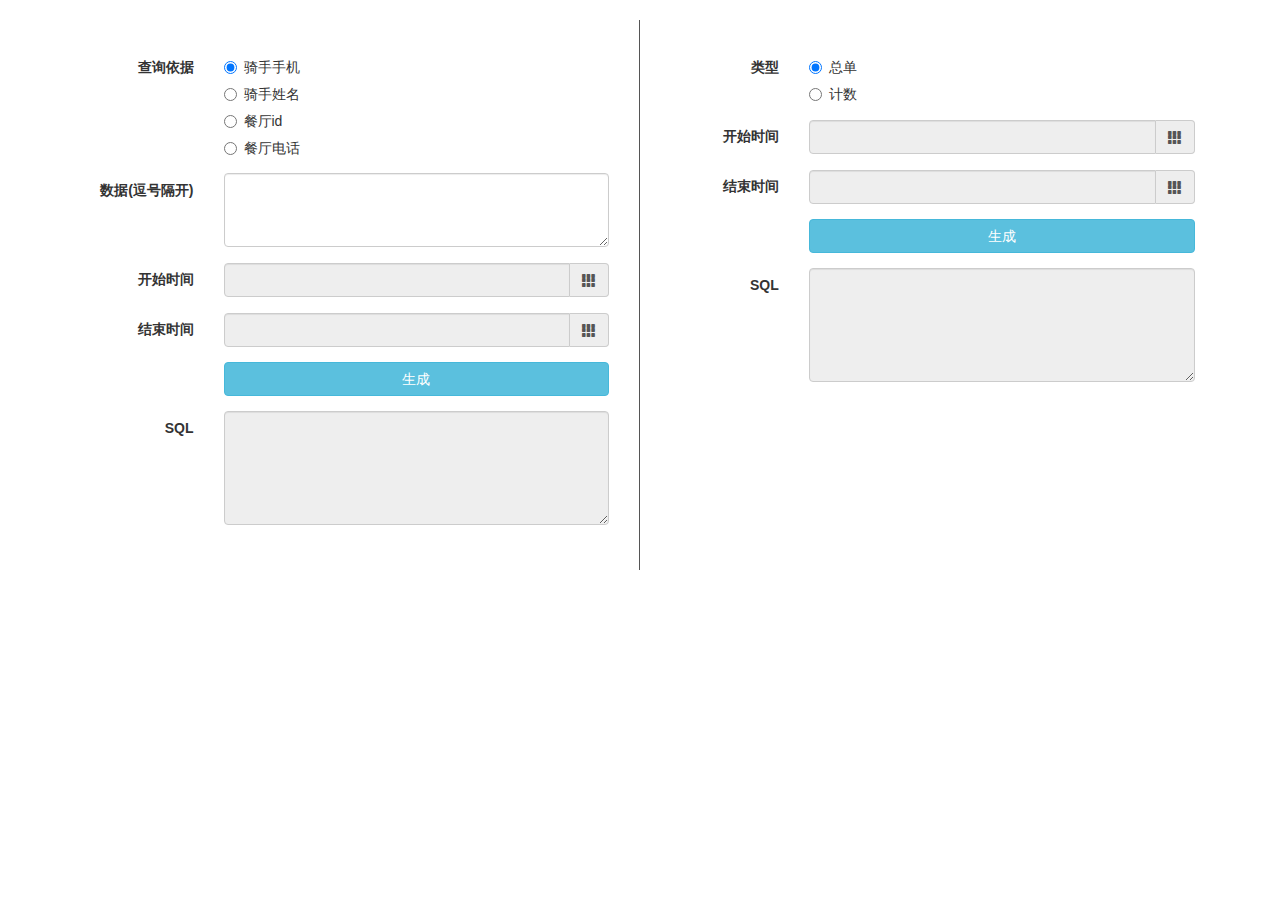
<file: createSQL.html>
<!DOCTYPE html>
<html lang="pt-br">

<head>
    <meta charset="utf-8">
    <title>SQL生成</title>

	<link rel="stylesheet" href="css/bootstrap.min.css">
	<link rel="stylesheet" href="css/bootstrap-datetimepicker.min.css">
</head>

<body>
	<div class="container">
		<div class="row">
			<div class="col-md-6" style="border-right:1px solid #555555; padding:30px; margin:20px 0;">
				<div class="form-horizontal">
					<div class="form-group">
		    			<label class="col-md-3 control-label">查询依据</label>
		    			<div class="col-md-9" id="where">
		    				<div class="radio">
								<label>
									<input type="radio" name="where" value="courier_mobile" checked>
									骑手手机
								</label>
							</div>
							<div class="radio">
								<label>
									<input type="radio" name="where" value="courier_name">
									骑手姓名
								</label>
							</div>
							<div class="radio">
								<label>
									<input type="radio" name="where" value="merchant_id">
									餐厅id
								</label>
							</div>
							<div class="radio">
								<label>
									<input type="radio" name="where" value="merchant_mobile">
									餐厅电话
								</label>
							</div>
		    			</div>
		  			</div>
		  			<div class="form-group">
		  				<label class="col-md-3 control-label">数据(逗号隔开)</label>
		  				<div class="col-md-9">
		  					<textarea id="data" class="form-control" rows="3"></textarea>
		  				</div>
		  			</div>
		  			<div class="form-group">
		  				<label class="col-md-3 control-label">开始时间</label>
		  				<div class="input-group date form_datetime col-md-9 datetimepicker" style="padding:0 15px">
		    				<input class="form-control" size="16" type="text" value="" id="start1" readonly>
		    				<span class="input-group-addon"><span class="glyphicon glyphicon-th"></span></span>
						</div> 
		            </div>
		  			<div class="form-group">
		  				<label class="col-md-3 control-label">结束时间</label>
		  				<div class="input-group date form_datetime col-md-9 datetimepicker" style="padding:0 15px">
		    				<input class="form-control" size="16" type="text" value="" id="end1" readonly>
		    				<span class="input-group-addon"><span class="glyphicon glyphicon-th"></span></span>
						</div> 
		            </div>
		            <div class="form-group">
		  				<div class="col-md-offset-3 col-md-9">
		    				<button class="btn btn-info btn-block" id="create_btn1">生成</button>
						</div> 
		            </div>
		            <div class="form-group">
		  				<label class="col-md-3 control-label">SQL</label>
		  				<div class="col-md-9 ">
		    				<textarea id="result1" class="result form-control" rows="5" readonly></textarea>
						</div> 
		            </div>
		        </div>
	        </div>
	        <div class="col-md-6" style="padding:30px; margin:20px 0;">
	        	<div class="form-horizontal">
	        		<div class="form-group">
		    			<label class="col-md-3 control-label">类型</label>
		    			<div class="col-md-9" id="type">
		    				<div class="radio">
								<label>
									<input type="radio" name="type" value="total" checked>
									总单
								</label>
							</div>
							<div class="radio">
								<label>
									<input type="radio" name="type" value="count">
									计数
								</label>
							</div>
		    			</div>
		  			</div>
					<div class="form-group">
		    			<label class="col-md-3 control-label">开始时间</label>
		    			<div class="input-group date form_datetime col-md-9 datetimepicker" style="padding:0 15px">
		    				<input class="form-control" size="16" type="text" value="" id="start2" readonly>
		    				<span class="input-group-addon"><span class="glyphicon glyphicon-th"></span></span>
						</div> 
		  			</div>
		  			<div class="form-group">
		    			<label class="col-md-3 control-label">结束时间</label>
		    			<div class="input-group date form_datetime col-md-9 datetimepicker" style="padding:0 15px">
		    				<input class="form-control" size="16" type="text" value="" id="end2" readonly>
		    				<span class="input-group-addon"><span class="glyphicon glyphicon-th"></span></span>
						</div> 
		  			</div>
		  			<div class="form-group">
		  				<div class="col-md-offset-3 col-md-9">
		    				<button class="btn btn-info btn-block" id="create_btn2">生成</button>
						</div> 
		            </div>
		            <div class="form-group">
		  				<label class="col-md-3 control-label">SQL</label>
		  				<div class="col-md-9 ">
		    				<textarea id="result2" class="result form-control" rows="5" readonly></textarea>
						</div> 
		            </div>
		  		</div>
	        </div>
  		</div>
  	</div>


	<script src="js/jquery-1.11.3.min.js"></script>
	<script src="js/bootstrap.min.js"></script>
	<script src="js/bootstrap-datetimepicker.min.js"></script>
	<script type="text/javascript">
		var now = new Date();
		now.setMinutes(0);
		$('.datetimepicker').datetimepicker({
	        todayBtn:  1,
			autoclose: 1,
			todayHighlight: 1,
			startView: 2,
			forceParse: 0,
	        minView: 1,
	        endDate: now,
	        initialDate: now
	    });

		$("#create_btn1").click(function(){
			var sql="select * from tb_shipping_order";
			var where=" where " + $('#where input[name="where"]:checked ').val();
			var data = format($('#data').val());
    		if (data.length == 0) {
        		alert("数据不能为空");
        		return;
        	} else {
        		where += " in ("+data+")";
        	}
        	var start = $('#start1').val();
        	var end = $('#end1').val();
        	if (start.length > 0)
        		where += " and created_at >= '"+start+"'"
        	if (end.length > 0)
        		where += " and created_at <= '"+end+"'"

        	sql+=where;
        	$("#result1").text(sql)
		});

		$("#create_btn2").click(function(){
			var sql="select ";
			var type=$('#type input[name="type"]:checked ').val();
			var start = $('#start2').val();
	        var end = $('#end2').val();
			if (type=="total") {
				sql+="count(*) from tb_shipping_order";
				sql+=getWhere(start, end);
			}
			else if(type=="count"){
				sql+="shipping_state, COUNT(*) from tb_shipping_order";
				sql+=getWhere(start, end);
				sql+=" GROUP BY shipping_state"
			}
	        $("#result2").text(sql)

			function getWhere(_start, _end){
				var where=""
				if (_start.length > 0) {
	        		where += " where created_at >= '"+start+"'";
	        		if (_end.length > 0)
	        			where += " and created_at <= '"+end+"'";
	        	} 
	        	else if(_end.length > 0)
	        		where += " where created_at <= '"+end+"'";
	        	return where;
			};
        	
		});

		$(".result").click(function(){
			$(this).select();
		});

		function format(str){
			var result="";
			for (var i = 0; i < str.length; i++){
				if(str.charCodeAt(i)==32 || str.charCodeAt(i)==12288)
					continue;
				else if (str.charCodeAt(i)>65280 && str.charCodeAt(i)<65375) 
					result+= String.fromCharCode(str.charCodeAt(i)-65248);
				else 
					result+= String.fromCharCode(str.charCodeAt(i));
			}
			return result;
		} 


	</script>
</body>

</html>
</file>
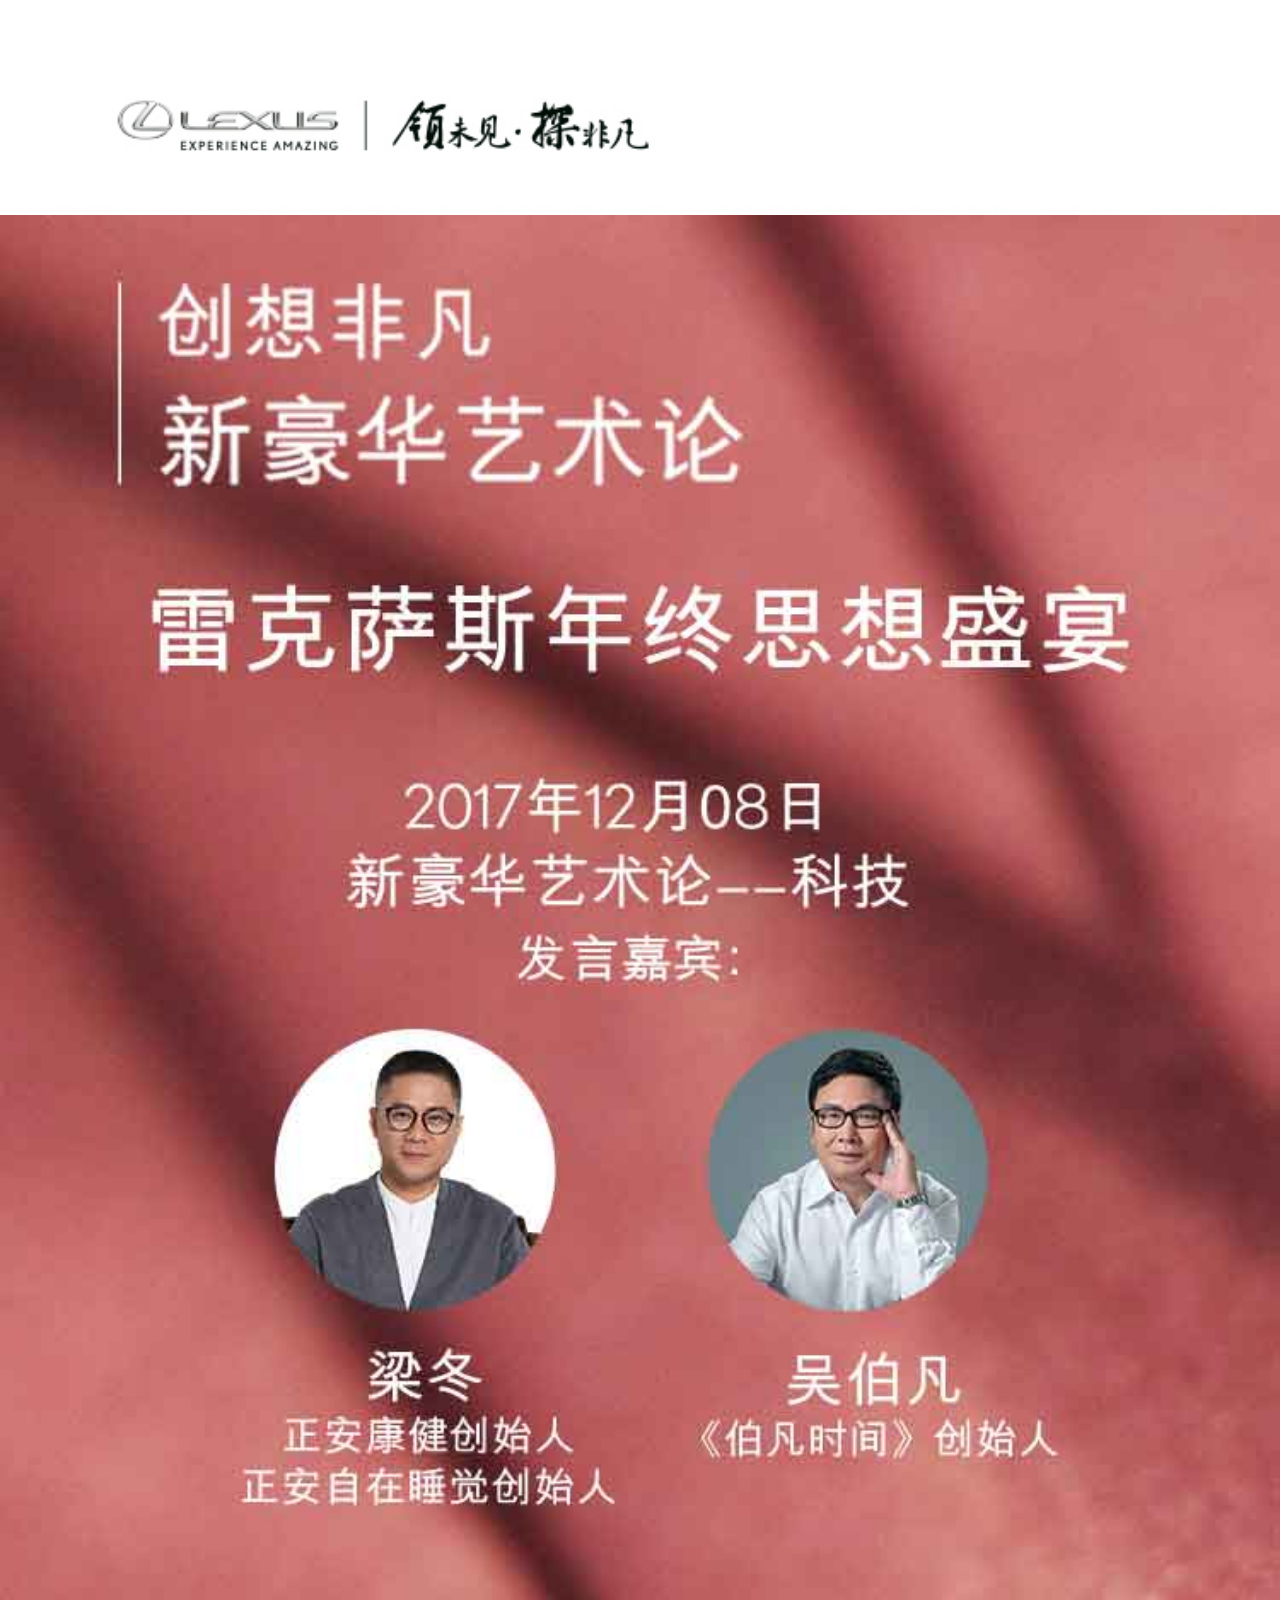
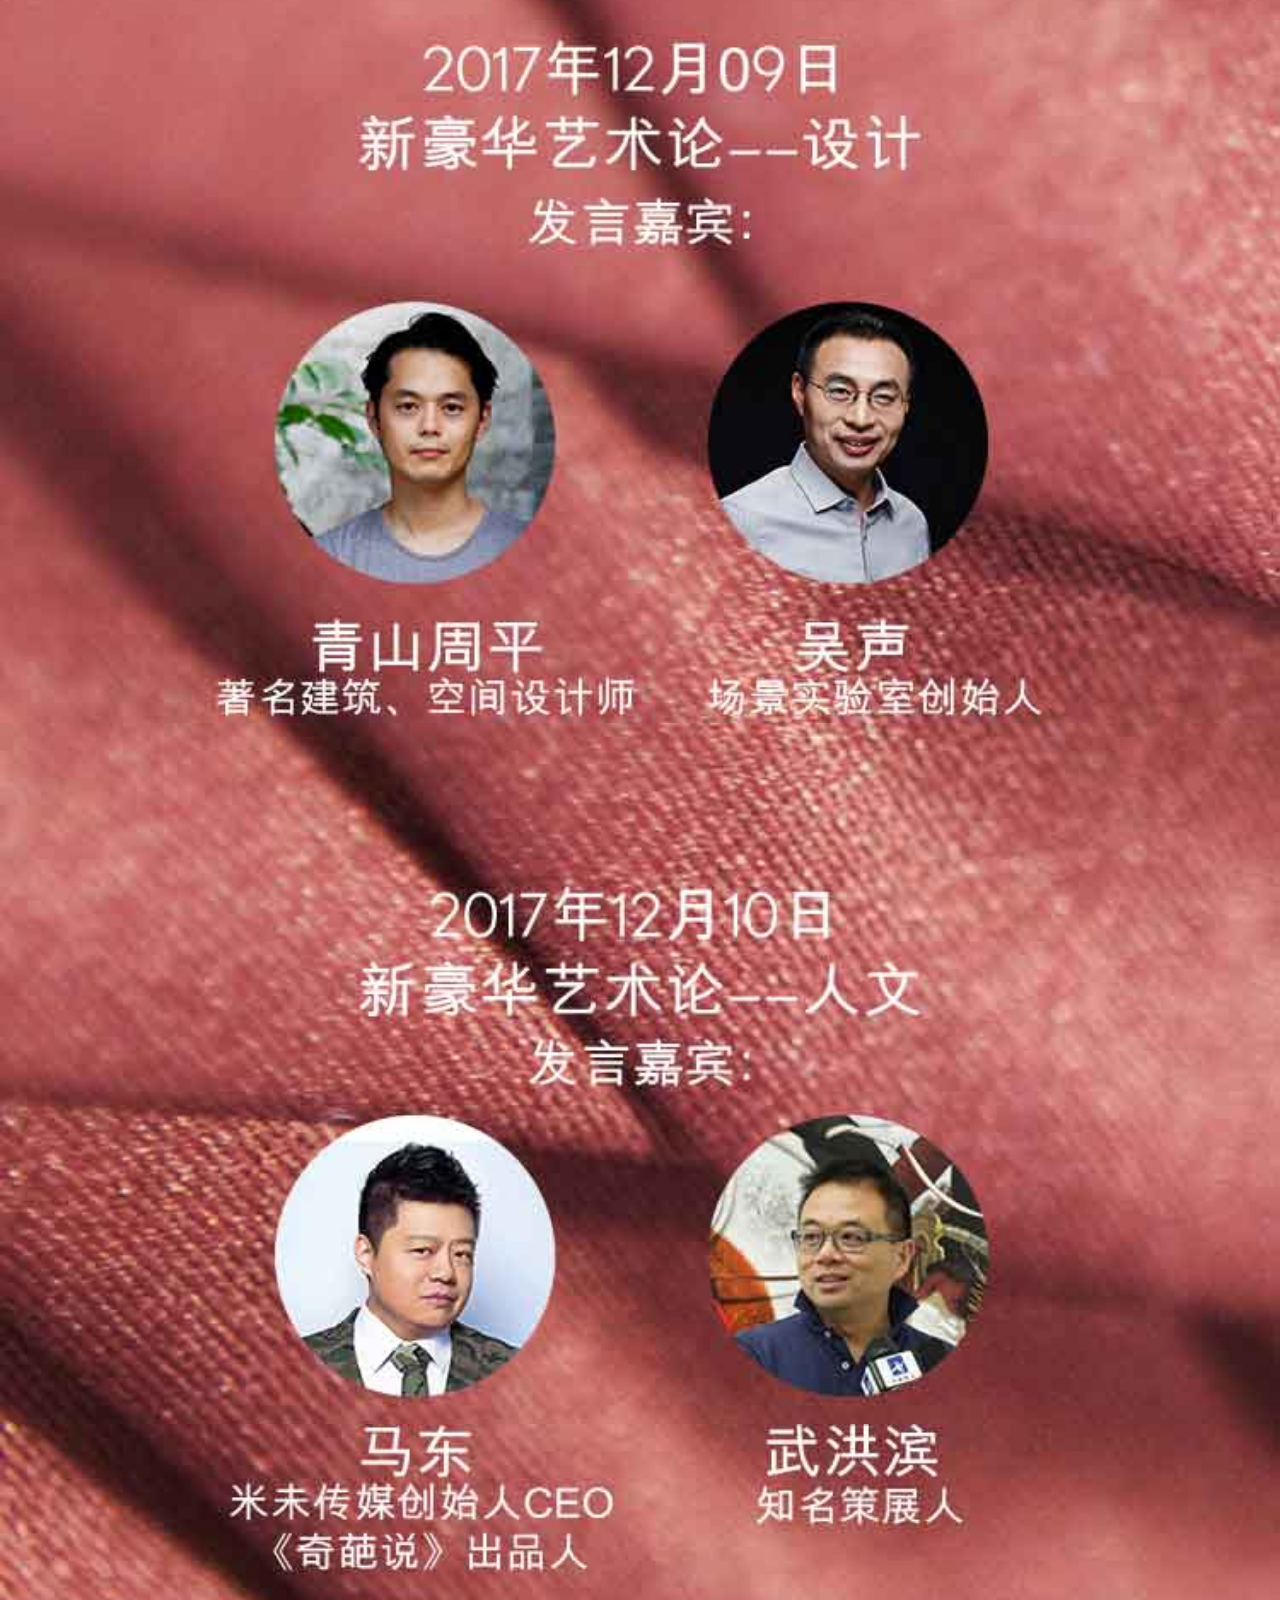
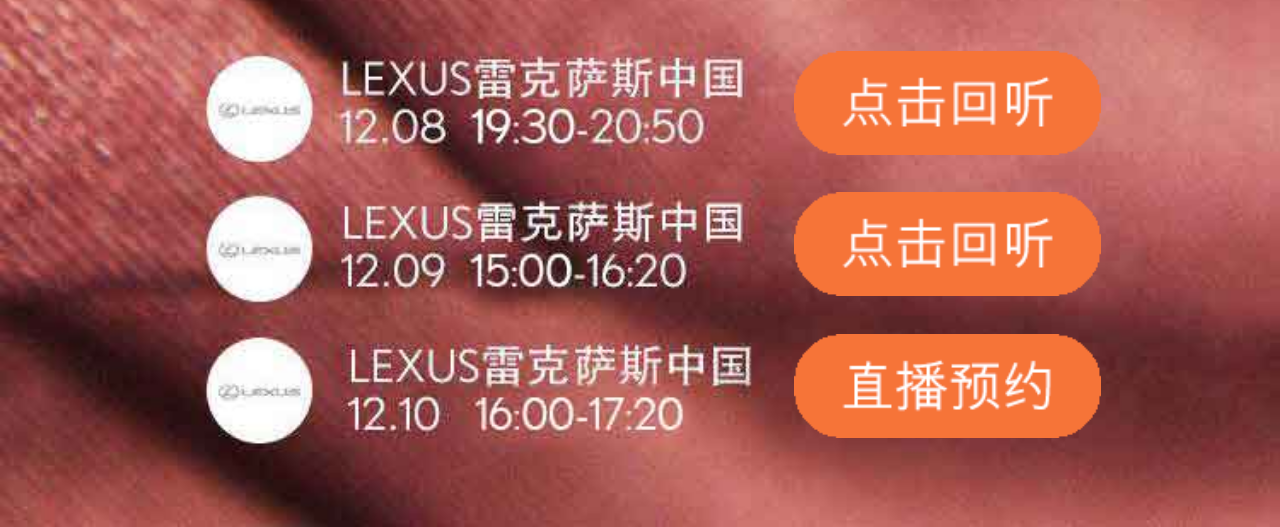
<file: lexus.html>
<!DOCTYPE html>
<html lang="en">
<head>
    <meta charset="UTF-8">
    <title>创想非凡新豪华艺术论-雷克萨斯年终思想盛宴</title>
</head>
<body style="margin:0;">
    <div style="margin:0;position:relative;font-size:0;width:100%;height:100%;">
		<img src="lexus/1111_1.png"  alt="" width="100%"/>
		<img src="lexus/s1111_01.jpg"  alt="" width="100%"/>
		<img src="lexus/s1111_02.jpg"  alt="" width="100%"/>
		<img src="lexus/s1111_03.jpg"  alt="" width="100%"/>
		<img src="lexus/s1111_04.jpg"  alt="" width="100%"/>
		<img src="lexus/s1111_05.jpg"  alt="" width="100%"/>
    	<div style="position:absolute;left:62%;bottom:10%;z-index=20;">
    		<a href="http://m.ximalaya.com/33291736/sound/61865415/">
    			<div class="img-btn">
    				<img src="lexus/2222.png"  alt="" width="100%"/>
    			</div>
    		</a>
    	</div>
    	<div style="position:absolute;left:62%;bottom:6.2%;z-index=20;">
    		<a href="http://m.ximalaya.com/33291736/sound/61866284/">
    			<div class="img-btn">
    				<img src="lexus/2222.png"  alt="" width="100%"/>
    			</div>
    		</a>
    	</div>
    	<div style="position:absolute;left:62%;bottom:2.4%;z-index=20;">
    		<a href="http://liveroom.ximalaya.com/xlive/390">
    			<div class="img-btn">
    				<img src="lexus/3333.png"  alt="" width="100%"/>
    			</div>
    		</a>
    	</div>
<!-- 
    	<div style="position:absolute;left:0%;top:0%;z-index=20;">
    		<div id="share">
    			<img src="lexus/3333.png"  alt="" width="100%"/>
    		</div>
    	</div> -->
    </div>
    <script src="js/jquery-1.11.1.min.js"></script>
<!--     <script src="js/record.min.js"></script>
    <script src="js/ya.js"></script> -->
    <script type="text/javascript">
        $(function () {
            $(window).resize(function() {
            	var width = $(window).width();
			  	$('.img-btn').css("width",width*0.24+"px");
			});
// 			ya.onReady(function () {
// 			  ya.toast('onready');
// 			});
// 			$('#share').click(function() {
// 				  ya.multiShare({
// 				    channel: "weixin",
// 				    title: "创想非凡新豪华艺术论-雷克萨斯年终思想盛宴",
// 				    desc: "创想非凡新豪华艺术论-雷克萨斯年终思想盛宴",
// 				    link: "http://elklab.cn/lexus.html",
// 				    imgUrl: 'http://fdfs.xmcdn.com/group17/M06/96/91/wKgJKVexhljjCyxYAAebo16E6Yw923_mobile_large.jpg',
// 				    type: "link",
// 				    dataUrl: ""
// 				  }, function (res) {
// 				    // 成功
// 				    if (res.ret == 0) {
// 				      alert(JSON.stringify('分享到【' + channel + '】成功！'));
// 				    } else {
// 				      alert(res.msg);
// 				    }
// 				  });

// 				});
        })
    </script>
</body>
</html>
</file>
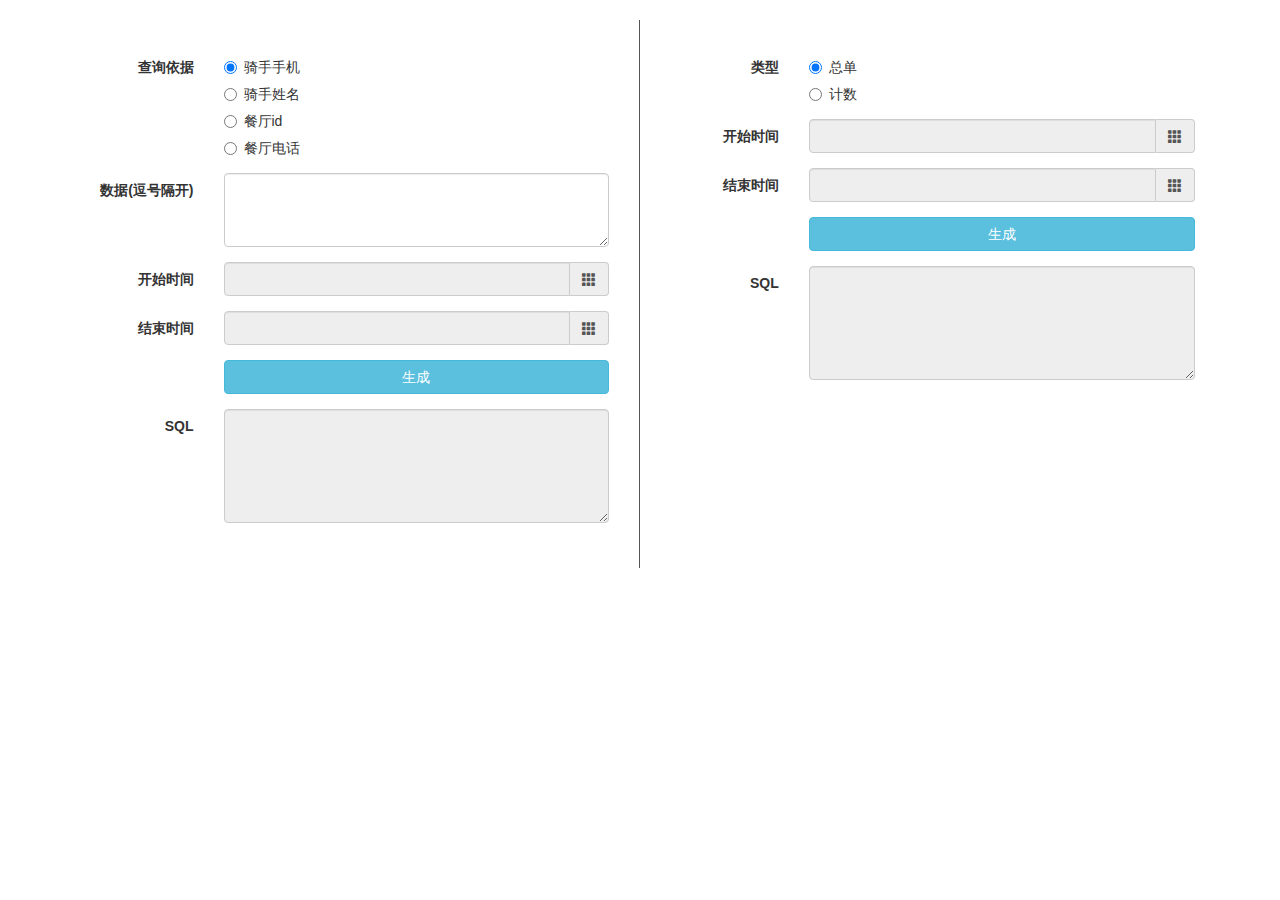
<file: eleme/createSQL.html>
<!DOCTYPE html>
<html lang="pt-br">

<head>
    <meta charset="utf-8">
    <title>SQL生成</title>

	<link rel="stylesheet" href="css/bootstrap.min.css">
	<link rel="stylesheet" href="css/bootstrap-datetimepicker.min.css">
</head>

<body>
	<div class="container">
		<div class="row">
			<div class="col-md-6" style="border-right:1px solid #555555; padding:30px; margin:20px 0;">
				<div class="form-horizontal">
					<div class="form-group">
		    			<label class="col-md-3 control-label">查询依据</label>
		    			<div class="col-md-9" id="where">
		    				<div class="radio">
								<label>
									<input type="radio" name="where" value="courier_mobile" checked>
									骑手手机
								</label>
							</div>
							<div class="radio">
								<label>
									<input type="radio" name="where" value="courier_name">
									骑手姓名
								</label>
							</div>
							<div class="radio">
								<label>
									<input type="radio" name="where" value="merchant_id">
									餐厅id
								</label>
							</div>
							<div class="radio">
								<label>
									<input type="radio" name="where" value="merchant_mobile">
									餐厅电话
								</label>
							</div>
		    			</div>
		  			</div>
		  			<div class="form-group">
		  				<label class="col-md-3 control-label">数据(逗号隔开)</label>
		  				<div class="col-md-9">
		  					<textarea id="data" class="form-control" rows="3"></textarea>
		  				</div>
		  			</div>
		  			<div class="form-group">
		  				<label class="col-md-3 control-label">开始时间</label>
		  				<div class="input-group date form_datetime col-md-9" style="padding:0 15px">
		    				<input class="form-control" size="16" type="text" value="" id="start1" readonly>
		    				<span class="input-group-addon"><span class="glyphicon glyphicon-th"></span></span>
						</div> 
		            </div>
		  			<div class="form-group">
		  				<label class="col-md-3 control-label">结束时间</label>
		  				<div class="input-group date form_datetime col-md-9" style="padding:0 15px">
		    				<input class="form-control" size="16" type="text" value="" id="end1" readonly>
		    				<span class="input-group-addon"><span class="glyphicon glyphicon-th"></span></span>
						</div> 
		            </div>
		            <div class="form-group">
		  				<div class="col-md-offset-3 col-md-9">
		    				<button class="btn btn-info btn-block" id="create_btn1">生成</button>
						</div> 
		            </div>
		            <div class="form-group">
		  				<label class="col-md-3 control-label">SQL</label>
		  				<div class="col-md-9 ">
		    				<textarea id="result1" class="result form-control" rows="5" readonly></textarea>
						</div> 
		            </div>
		        </div>
	        </div>
	        <div class="col-md-6" style="padding:30px; margin:20px 0;">
	        	<div class="form-horizontal">
	        		<div class="form-group">
		    			<label class="col-md-3 control-label">类型</label>
		    			<div class="col-md-9" id="type">
		    				<div class="radio">
								<label>
									<input type="radio" name="type" value="total" checked>
									总单
								</label>
							</div>
							<div class="radio">
								<label>
									<input type="radio" name="type" value="count">
									计数
								</label>
							</div>
		    			</div>
		  			</div>
					<div class="form-group">
		    			<label class="col-md-3 control-label">开始时间</label>
		    			<div class="input-group date form_datetime col-md-9" style="padding:0 15px">
		    				<input class="form-control" size="16" type="text" value="" id="start2" readonly>
		    				<span class="input-group-addon"><span class="glyphicon glyphicon-th"></span></span>
						</div> 
		  			</div>
		  			<div class="form-group">
		    			<label class="col-md-3 control-label">结束时间</label>
		    			<div class="input-group date form_datetime col-md-9" style="padding:0 15px">
		    				<input class="form-control" size="16" type="text" value="" id="end2" readonly>
		    				<span class="input-group-addon"><span class="glyphicon glyphicon-th"></span></span>
						</div> 
		  			</div>
		  			<div class="form-group">
		  				<div class="col-md-offset-3 col-md-9">
		    				<button class="btn btn-info btn-block" id="create_btn2">生成</button>
						</div> 
		            </div>
		            <div class="form-group">
		  				<label class="col-md-3 control-label">SQL</label>
		  				<div class="col-md-9 ">
		    				<textarea id="result2" class="result form-control" rows="5" readonly></textarea>
						</div> 
		            </div>
		  		</div>
	        </div>
  		</div>
  	</div>


	<script src="js/jquery-1.11.3.min.js"></script>
	<script src="js/bootstrap.min.js"></script>
	<script src="js/bootstrap-datetimepicker.min.js"></script>
	<script type="text/javascript">
		var now = new Date();
		now.setMinutes(0);
		$('.form_datetime').datetimepicker({
	        todayBtn:  1,
			autoclose: 1,
			todayHighlight: 1,
			startView: 2,
			forceParse: 0,
	        minView: 1,
	        endDate: now,
	        initialDate: now
	    });

		$("#create_btn1").click(function(){
			var sql="select * from tb_shipping_order";
			var where=" where " + $('#where input[name="where"]:checked ').val();
			var data = format($('#data').val());
    		if (data.length == 0) {
        		alert("数据不能为空");
        		return;
        	} else {
        		where += " in ("+data+")";
        	}
        	var start = $('#start1').val();
        	var end = $('#end1').val();
        	if (start.length > 0)
        		where += " and created_at >= '"+start+"'"
        	if (end.length > 0)
        		where += " and created_at <= '"+end+"'"

        	sql+=where;
        	$("#result1").text(sql)
		});

		$("#create_btn2").click(function(){
			var sql="select ";
			var type=$('#type input[name="type"]:checked ').val();
			var start = $('#start2').val();
	        var end = $('#end2').val();
			if (type=="total") {
				sql+="count(*) from tb_shipping_order";
				sql+=getWhere(start, end);
			}
			else if(type=="count"){
				sql+="shipping_state, COUNT(*) from tb_shipping_order";
				sql+=getWhere(start, end);
				sql+=" GROUP BY shipping_state"
			}
	        $("#result2").text(sql)

			function getWhere(_start, _end){
				var where=""
				if (_start.length > 0) {
	        		where += " where created_at >= '"+start+"'";
	        		if (_end.length > 0)
	        			where += " and created_at <= '"+end+"'";
	        	} 
	        	else if(_end.length > 0)
	        		where += " where created_at <= '"+end+"'";
	        	return where;
			};
        	
		});

		$(".result").click(function(){
			$(this).select();
		});

		function format(str){
			var result="";
			for (var i = 0; i < str.length; i++){
				if(str.charCodeAt(i)==32 || str.charCodeAt(i)==12288)
					continue;
				else if (str.charCodeAt(i)>65280 && str.charCodeAt(i)<65375) 
					result+= String.fromCharCode(str.charCodeAt(i)-65248);
				else 
					result+= String.fromCharCode(str.charCodeAt(i));
			}
			return result;
		} 


	</script>
</body>

</html>
</file>
